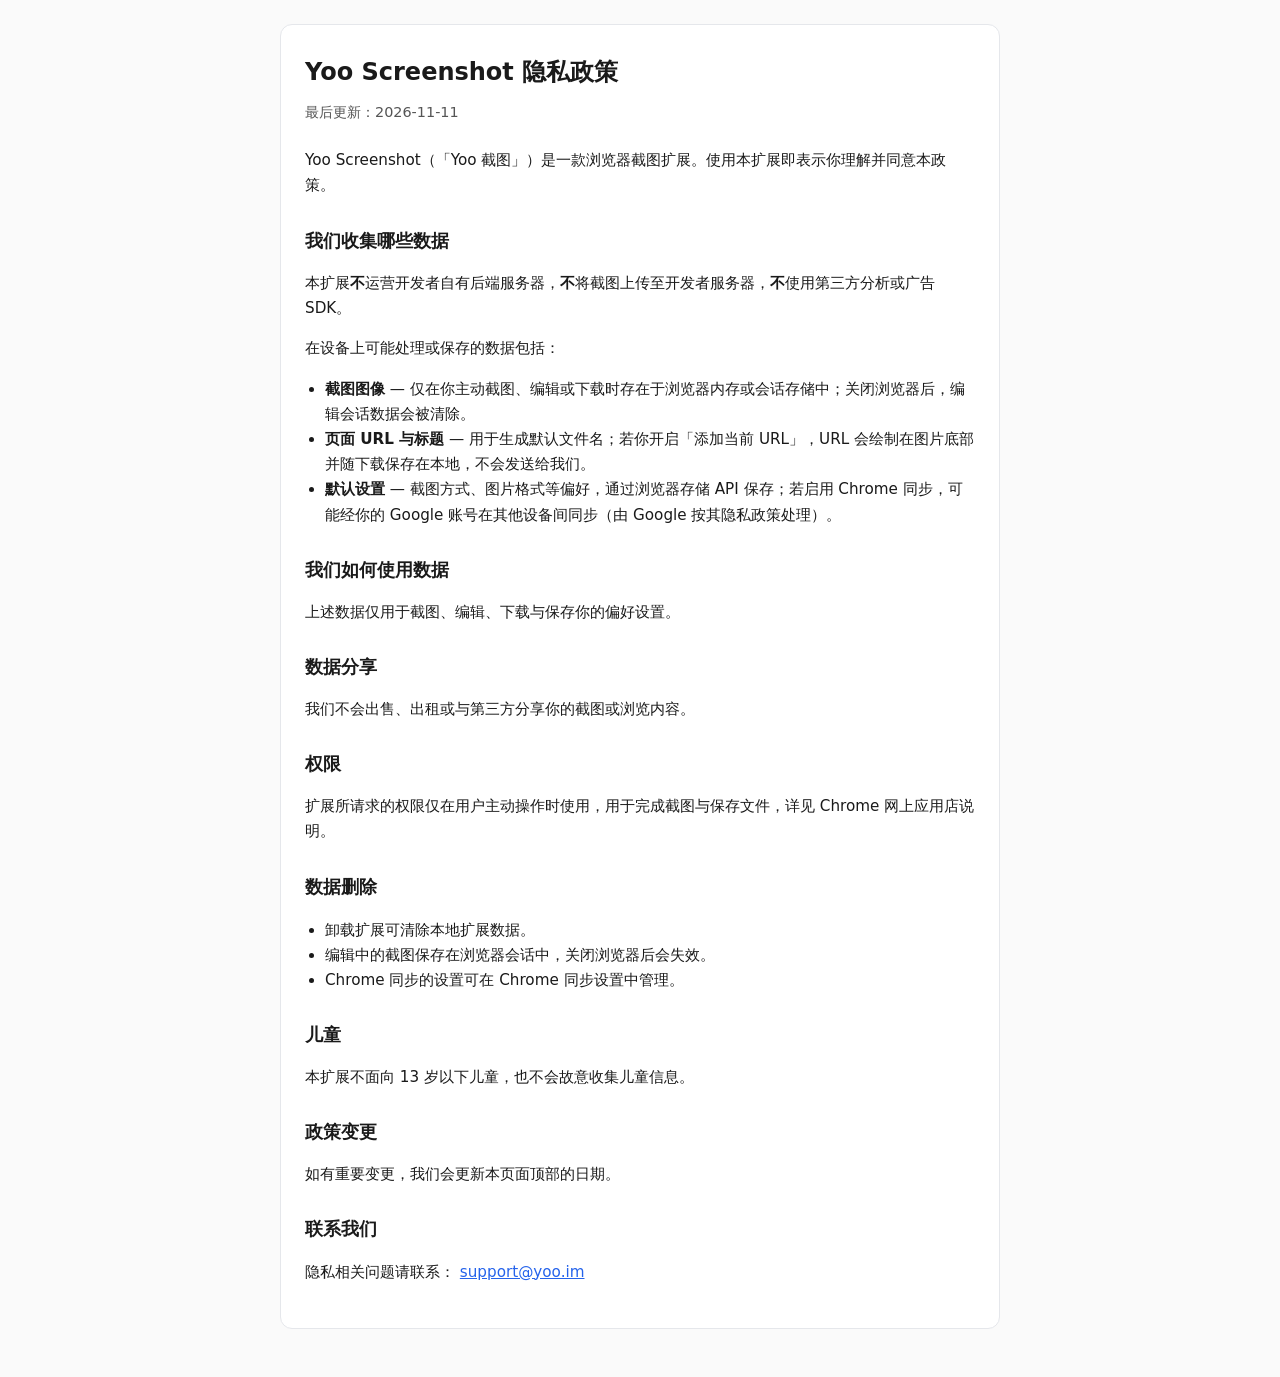
<file: site/privacy/index.html>
<!DOCTYPE html>
<html lang="zh-CN">
  <head>
    <meta charset="UTF-8" />
    <meta name="viewport" content="width=device-width, initial-scale=1" />
    <title>Yoo Screenshot 隐私政策</title>
    <meta name="description" content="Yoo Screenshot（Yoo 截图）Chrome 扩展隐私政策" />
    <style>
      :root {
        color-scheme: light dark;
        --text: #1a1a1a;
        --muted: #555;
        --bg: #fafafa;
        --card: #fff;
        --border: #e5e7eb;
      }
      @media (prefers-color-scheme: dark) {
        :root {
          --text: #f3f4f6;
          --muted: #9ca3af;
          --bg: #111827;
          --card: #1f2937;
          --border: #374151;
        }
      }
      * {
        box-sizing: border-box;
      }
      body {
        margin: 0;
        font-family: system-ui, -apple-system, 'Segoe UI', sans-serif;
        line-height: 1.65;
        color: var(--text);
        background: var(--bg);
        padding: 24px 16px 48px;
      }
      main {
        max-width: 720px;
        margin: 0 auto;
        padding: 28px 24px;
        background: var(--card);
        border: 1px solid var(--border);
        border-radius: 12px;
      }
      h1 {
        margin: 0 0 8px;
        font-size: 1.5rem;
      }
      .updated {
        margin: 0 0 24px;
        font-size: 0.9rem;
        color: var(--muted);
      }
      h2 {
        margin: 28px 0 12px;
        font-size: 1.1rem;
      }
      p,
      li {
        font-size: 0.95rem;
      }
      ul {
        padding-left: 1.25rem;
      }
      a {
        color: #2563eb;
      }
    </style>
  </head>
  <body>
    <main>
      <h1>Yoo Screenshot 隐私政策</h1>
      <p class="updated">最后更新：2026-11-11</p>

      <p>
        Yoo Screenshot（「Yoo 截图」）是一款浏览器截图扩展。使用本扩展即表示你理解并同意本政策。
      </p>

      <h2>我们收集哪些数据</h2>
      <p>
        本扩展<strong>不</strong>运营开发者自有后端服务器，<strong>不</strong>将截图上传至开发者服务器，<strong>不</strong>使用第三方分析或广告 SDK。
      </p>
      <p>在设备上可能处理或保存的数据包括：</p>
      <ul>
        <li>
          <strong>截图图像</strong> — 仅在你主动截图、编辑或下载时存在于浏览器内存或会话存储中；关闭浏览器后，编辑会话数据会被清除。
        </li>
        <li>
          <strong>页面 URL 与标题</strong> — 用于生成默认文件名；若你开启「添加当前 URL」，URL 会绘制在图片底部并随下载保存在本地，不会发送给我们。
        </li>
        <li>
          <strong>默认设置</strong> — 截图方式、图片格式等偏好，通过浏览器存储 API 保存；若启用 Chrome 同步，可能经你的 Google 账号在其他设备间同步（由 Google 按其隐私政策处理）。
        </li>
      </ul>

      <h2>我们如何使用数据</h2>
      <p>上述数据仅用于截图、编辑、下载与保存你的偏好设置。</p>

      <h2>数据分享</h2>
      <p>我们不会出售、出租或与第三方分享你的截图或浏览内容。</p>

      <h2>权限</h2>
      <p>扩展所请求的权限仅在用户主动操作时使用，用于完成截图与保存文件，详见 Chrome 网上应用店说明。</p>

      <h2>数据删除</h2>
      <ul>
        <li>卸载扩展可清除本地扩展数据。</li>
        <li>编辑中的截图保存在浏览器会话中，关闭浏览器后会失效。</li>
        <li>Chrome 同步的设置可在 Chrome 同步设置中管理。</li>
      </ul>

      <h2>儿童</h2>
      <p>本扩展不面向 13 岁以下儿童，也不会故意收集儿童信息。</p>

      <h2>政策变更</h2>
      <p>如有重要变更，我们会更新本页面顶部的日期。</p>

      <h2>联系我们</h2>
      <p>
        隐私相关问题请联系：
        <a href="mailto:support@yoo.im">support@yoo.im</a>
      </p>
    </main>
  </body>
</html>
</file>
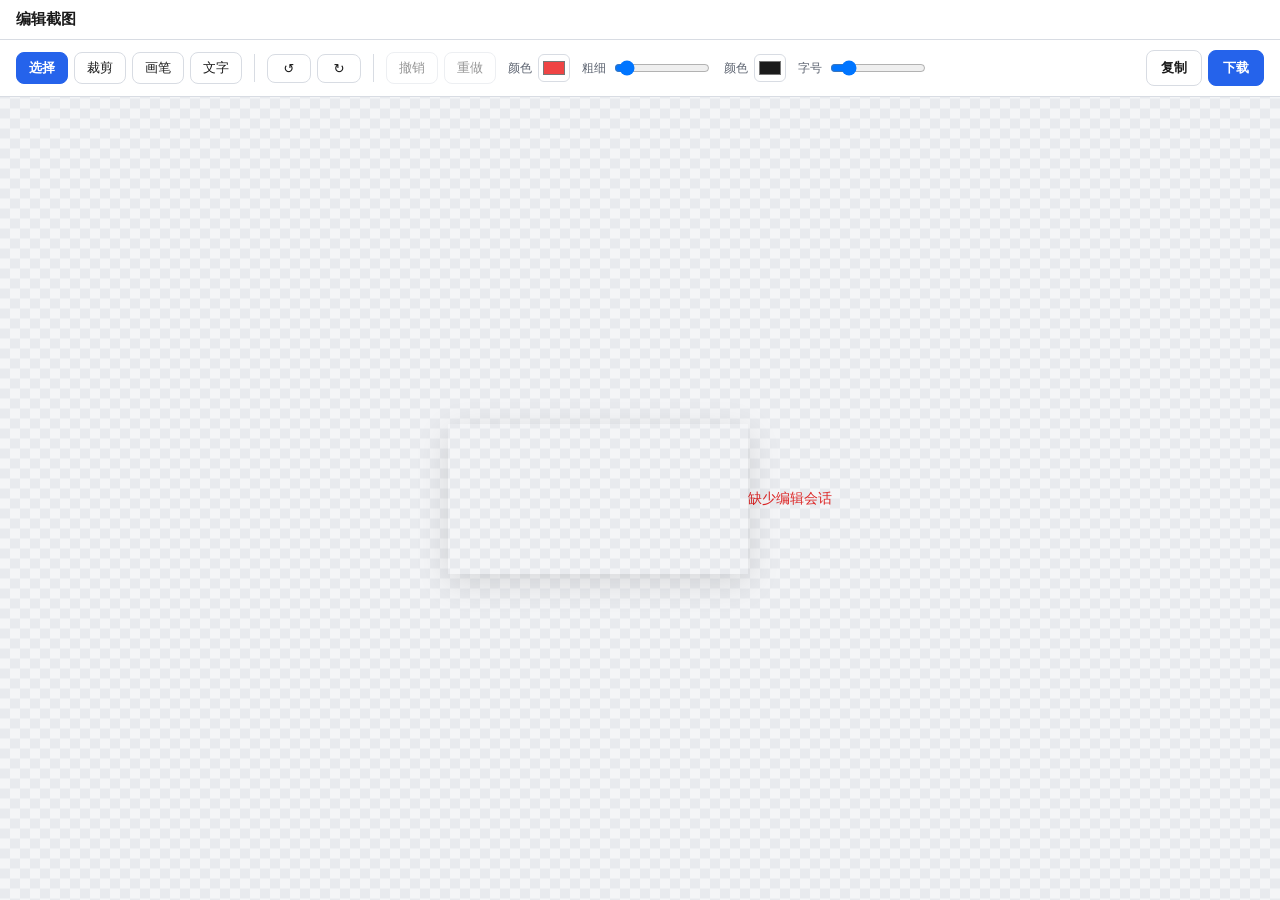
<file: editor.html>
<!DOCTYPE html>
<html lang="zh-CN">
  <head>
    <meta charset="UTF-8" />
    <meta name="viewport" content="width=device-width, initial-scale=1" />
    <title>Yoo 截图 · 编辑</title>
    <link rel="stylesheet" href="editor.css" />
  </head>
  <body>
    <header class="topbar">
      <a class="back" href="#" id="back-none" hidden></a>
      <h1 class="topbar-title">编辑截图</h1>
      <span class="topbar-meta" id="meta-label" hidden></span>
    </header>

    <div class="toolbar" role="toolbar" aria-label="编辑工具">
      <div class="tool-group" role="group" aria-label="绘图工具">
        <button type="button" class="tool is-active" data-tool="pointer" title="选择">选择</button>
        <button type="button" class="tool" data-tool="crop" title="裁剪">裁剪</button>
        <button type="button" class="tool" data-tool="brush" title="画笔">画笔</button>
        <button type="button" class="tool" data-tool="text" title="文字">文字</button>
      </div>

      <p class="toolbar-sep" aria-hidden="true"></p>

      <div class="tool-group">
        <button type="button" class="tool icon-tool" id="rotate-ccw" title="逆时针旋转 90°">↺</button>
        <button type="button" class="tool icon-tool" id="rotate-cw" title="顺时针旋转 90°">↻</button>
      </div>

      <p class="toolbar-sep" aria-hidden="true"></p>

      <div class="tool-group">
        <button type="button" class="tool icon-tool" id="undo" title="撤销 (⌘Z)" disabled>撤销</button>
        <button type="button" class="tool icon-tool" id="redo" title="重做 (⇧⌘Z)" disabled>重做</button>
      </div>

      <div class="tool-options" id="brush-options" hidden>
        <label class="opt">
          <span>颜色</span>
          <input type="color" id="brush-color" value="#ef4444" />
        </label>
        <label class="opt">
          <span>粗细</span>
          <input type="range" id="brush-size" min="1" max="48" value="4" />
        </label>
      </div>

      <div class="tool-options" id="text-options" hidden>
        <label class="opt">
          <span>颜色</span>
          <input type="color" id="text-color" value="#1a1a1a" />
        </label>
        <label class="opt">
          <span>字号</span>
          <input type="range" id="text-size" min="12" max="96" value="24" />
        </label>
      </div>

      <div class="toolbar-spacer"></div>

      <div class="tool-group actions">
        <button type="button" class="btn secondary" id="cancel-crop" hidden>取消裁剪</button>
        <button type="button" class="btn secondary" id="apply-crop" hidden>应用裁剪</button>
        <button type="button" class="btn secondary" id="copy-btn">复制</button>
        <button type="button" class="btn primary" id="download-btn">下载</button>
      </div>
    </div>

    <main class="stage" id="stage">
      <div class="canvas-wrap" id="canvas-wrap" hidden>
        <canvas id="canvas"></canvas>
        <div class="crop-layer" id="crop-layer" hidden>
          <div class="crop-shade crop-shade--top" id="crop-top"></div>
          <div class="crop-shade crop-shade--left" id="crop-left"></div>
          <div class="crop-shade crop-shade--right" id="crop-right"></div>
          <div class="crop-shade crop-shade--bottom" id="crop-bottom"></div>
          <div class="crop-box" id="crop-box">
            <span class="crop-handle nw"></span>
            <span class="crop-handle ne"></span>
            <span class="crop-handle sw"></span>
            <span class="crop-handle se"></span>
          </div>
        </div>
      </div>
      <p class="loading" id="loading">正在加载截图…</p>
      <p class="error" id="load-error" hidden></p>
    </main>

    <div class="text-popover" id="text-popover" hidden>
      <input type="text" id="text-input" placeholder="输入文字，Enter 确认" maxlength="500" />
      <button type="button" class="btn secondary sm" id="text-cancel">取消</button>
      <button type="button" class="btn primary sm" id="text-confirm">确定</button>
    </div>

    <script src="editor.js"></script>
  </body>
</html>
</file>
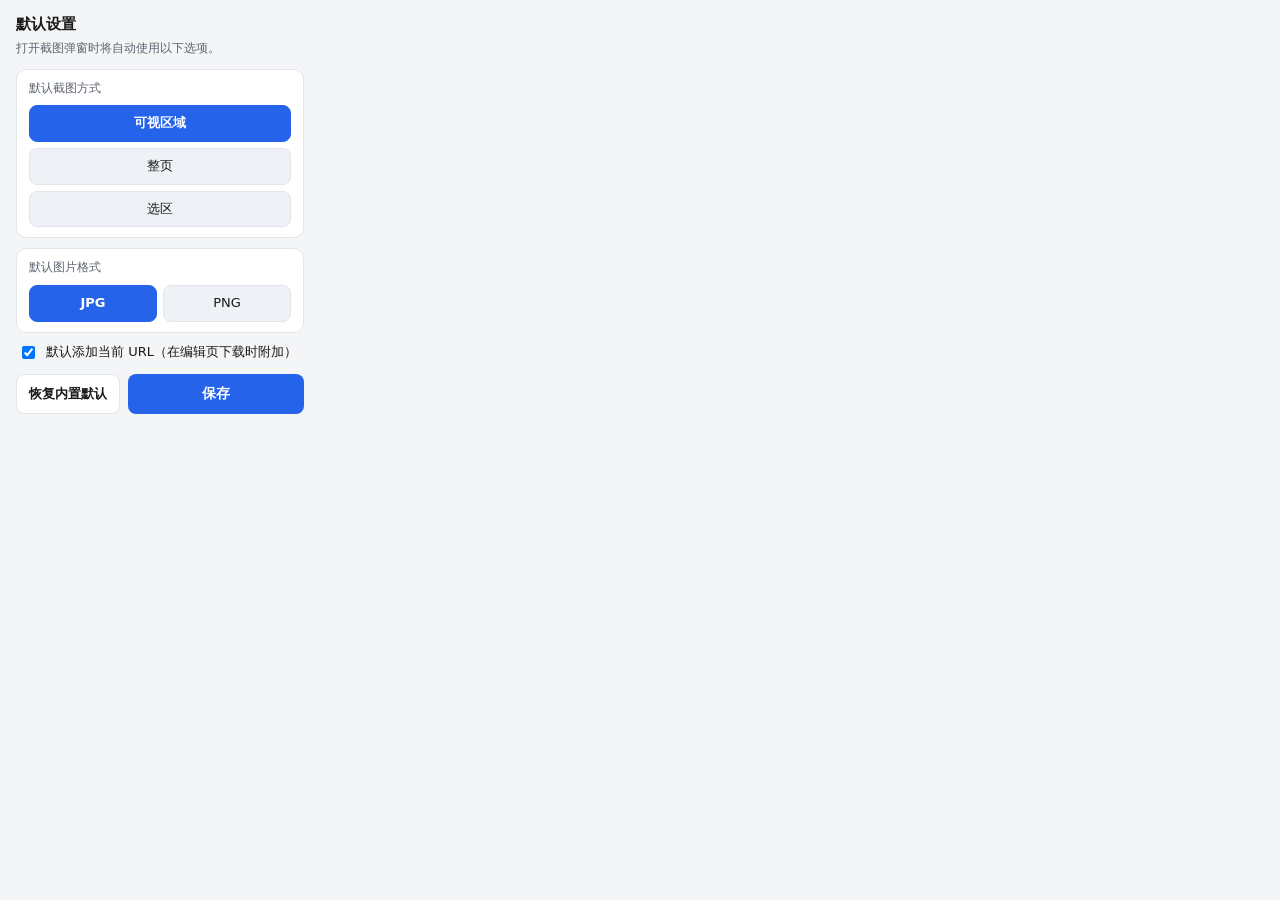
<file: options.html>
<!DOCTYPE html>
<html lang="zh-CN">
  <head>
    <meta charset="UTF-8" />
    <meta name="viewport" content="width=device-width, initial-scale=1" />
    <title>Yoo 截图 · 默认设置</title>
    <link rel="stylesheet" href="popup.css" />
    <link rel="stylesheet" href="options.css" />
  </head>
  <body class="options-body">
    <header class="header">
      <h1 class="title">默认设置</h1>
      <p class="options-lead">打开截图弹窗时将自动使用以下选项。</p>
    </header>

    <section class="panel">
      <p class="panel-label">默认截图方式</p>
      <div class="choice-group" id="mode-group" role="group" aria-label="默认截图方式">
        <button type="button" class="choice is-active" data-mode="visible">可视区域</button>
        <button type="button" class="choice" data-mode="fullpage">整页</button>
        <button type="button" class="choice" data-mode="selection">选区</button>
      </div>
    </section>

    <section class="panel">
      <p class="panel-label">默认图片格式</p>
      <div class="choice-group compact" id="format-group" role="group" aria-label="默认图片格式">
        <button type="button" class="choice is-active" data-format="jpg">JPG</button>
        <button type="button" class="choice" data-format="png">PNG</button>
      </div>
    </section>

    <label class="toggle-row">
      <input type="checkbox" id="add-url" checked />
      <span>默认添加当前 URL（在编辑页下载时附加）</span>
    </label>

    <p id="status" class="status" hidden></p>

    <div class="options-actions">
      <button type="button" id="reset" class="btn secondary">恢复内置默认</button>
      <button type="button" id="save" class="primary">保存</button>
    </div>

    <script src="defaults.js"></script>
    <script src="options.js"></script>
  </body>
</html>
</file>
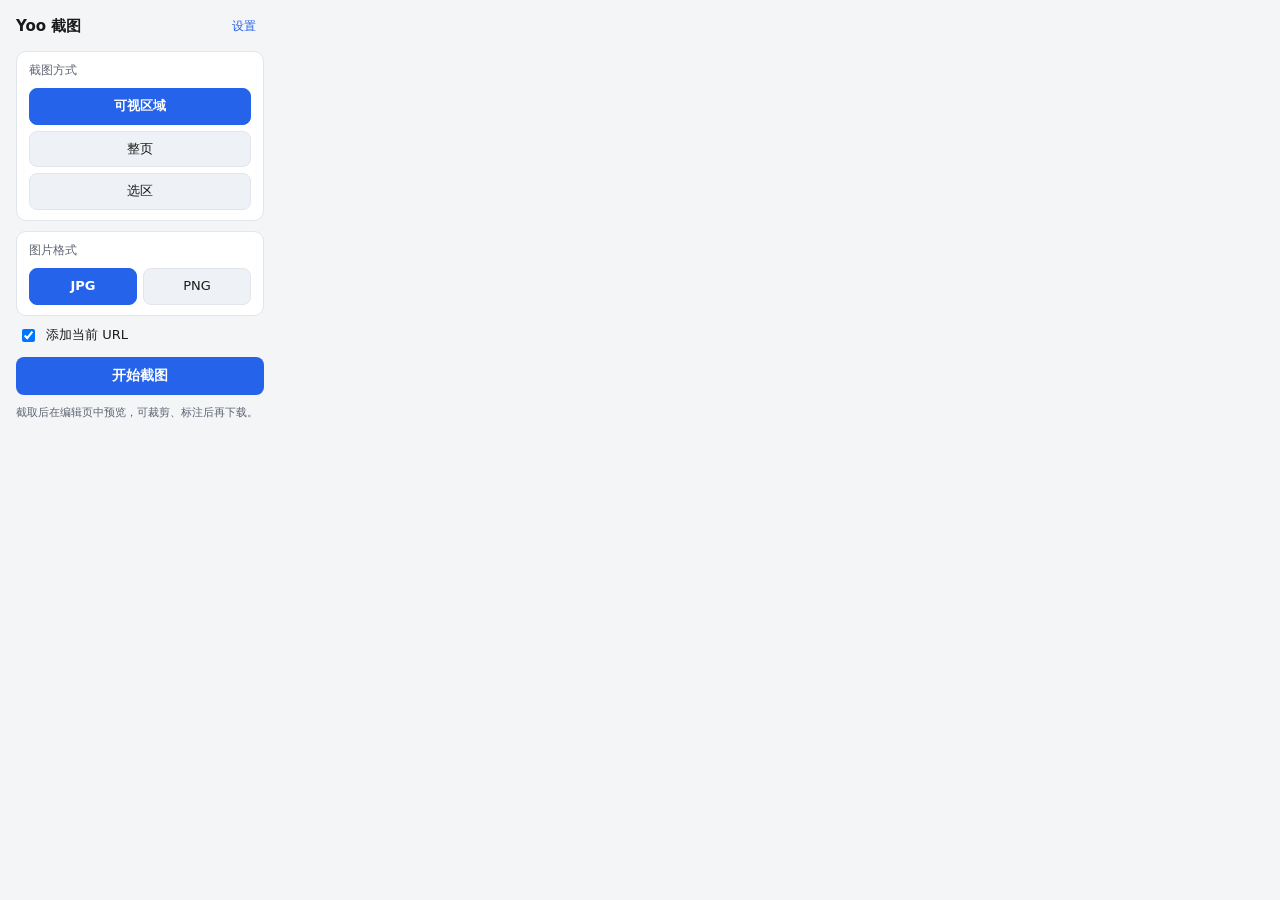
<file: popup.html>
<!DOCTYPE html>
<html lang="zh-CN">
  <head>
    <meta charset="UTF-8" />
    <meta name="viewport" content="width=device-width, initial-scale=1" />
    <title>Yoo Screenshot</title>
    <link rel="stylesheet" href="popup.css" />
  </head>
  <body>
    <header class="header header-row">
      <h1 class="title">Yoo 截图</h1>
      <button type="button" id="open-settings" class="settings-link" title="默认设置">
        设置
      </button>
    </header>

    <section class="panel">
      <p class="panel-label">截图方式</p>
      <div class="choice-group" id="mode-group" role="group" aria-label="截图方式">
        <button type="button" class="choice is-active" data-mode="visible">可视区域</button>
        <button type="button" class="choice" data-mode="fullpage">整页</button>
        <button type="button" class="choice" data-mode="selection">选区</button>
      </div>
    </section>

    <section class="panel">
      <p class="panel-label">图片格式</p>
      <div class="choice-group compact" id="format-group" role="group" aria-label="图片格式">
        <button type="button" class="choice is-active" data-format="jpg">JPG</button>
        <button type="button" class="choice" data-format="png">PNG</button>
      </div>
    </section>

    <label class="toggle-row">
      <input type="checkbox" id="add-url" checked />
      <span>添加当前 URL</span>
    </label>

    <p id="status" class="status" hidden></p>

    <button type="button" id="capture" class="primary">开始截图</button>

    <p class="hint" id="hint"></p>

    <script src="defaults.js"></script>
    <script src="popup.js"></script>
  </body>
</html>
</file>
<file: editor.css>
:root {
  color-scheme: light dark;
  --bg: #eef0f4;
  --surface: #ffffff;
  --text: #1a1a1a;
  --muted: #5c6370;
  --accent: #2563eb;
  --accent-hover: #1d4ed8;
  --border: #d8dce3;
  --topbar: #ffffff;
  --checker-a: #e8eaee;
  --checker-b: #f4f5f7;
}

@media (prefers-color-scheme: dark) {
  :root {
    --bg: #14151a;
    --surface: #22232a;
    --text: #f0f1f3;
    --muted: #a0a6b0;
    --border: #3d4048;
    --topbar: #1e1f24;
    --checker-a: #1a1b20;
    --checker-b: #25262d;
  }
}

* {
  box-sizing: border-box;
}

html,
body {
  margin: 0;
  height: 100%;
}

body {
  display: flex;
  flex-direction: column;
  font-family: system-ui, -apple-system, 'Segoe UI', sans-serif;
  font-size: 14px;
  color: var(--text);
  background: var(--bg);
}

.topbar {
  display: flex;
  align-items: center;
  gap: 12px;
  padding: 10px 16px;
  background: var(--topbar);
  border-bottom: 1px solid var(--border);
  flex-shrink: 0;
}

.topbar-title {
  margin: 0;
  font-size: 15px;
  font-weight: 600;
}

.topbar-meta {
  margin-left: auto;
  font-size: 12px;
  color: var(--muted);
  max-width: min(50vw, 420px);
  overflow: hidden;
  text-overflow: ellipsis;
  white-space: nowrap;
}

.toolbar {
  display: flex;
  flex-wrap: wrap;
  align-items: center;
  gap: 8px 12px;
  padding: 10px 16px;
  background: var(--surface);
  border-bottom: 1px solid var(--border);
  flex-shrink: 0;
}

.toolbar-sep {
  width: 1px;
  height: 28px;
  margin: 0;
  background: var(--border);
}

.toolbar-spacer {
  flex: 1;
  min-width: 8px;
}

.tool-group {
  display: flex;
  align-items: center;
  gap: 6px;
}

.tool {
  padding: 6px 12px;
  border: 1px solid var(--border);
  border-radius: 8px;
  background: transparent;
  color: var(--text);
  font: inherit;
  font-size: 13px;
  cursor: pointer;
  transition: border-color 0.15s, background 0.15s, color 0.15s;
}

.tool:hover {
  border-color: var(--accent);
}

.tool.is-active {
  border-color: var(--accent);
  background: var(--accent);
  color: #fff;
  font-weight: 600;
}

.tool:disabled {
  opacity: 0.45;
  cursor: not-allowed;
}

.tool.icon-tool {
  min-width: 44px;
}

.tool-options {
  display: flex;
  align-items: center;
  gap: 12px;
  flex-wrap: wrap;
}

.opt {
  display: flex;
  align-items: center;
  gap: 6px;
  font-size: 12px;
  color: var(--muted);
}

.opt input[type='color'] {
  width: 32px;
  height: 28px;
  padding: 2px;
  border: 1px solid var(--border);
  border-radius: 6px;
  cursor: pointer;
  background: var(--surface);
}

.opt input[type='range'] {
  width: 96px;
}

.btn {
  padding: 8px 14px;
  border-radius: 8px;
  border: 1px solid var(--border);
  font: inherit;
  font-size: 13px;
  font-weight: 600;
  cursor: pointer;
}

.btn.sm {
  padding: 6px 10px;
  font-size: 12px;
}

.btn.secondary {
  background: transparent;
  color: var(--text);
}

.btn.secondary:hover:not(:disabled) {
  border-color: var(--accent);
}

.btn.primary {
  border-color: var(--accent);
  background: var(--accent);
  color: #fff;
}

.btn.primary:hover:not(:disabled) {
  background: var(--accent-hover);
  border-color: var(--accent-hover);
}

.btn:disabled {
  opacity: 0.5;
  cursor: not-allowed;
}

.stage {
  position: relative;
  flex: 1;
  overflow: auto;
  display: flex;
  align-items: center;
  justify-content: center;
  padding: 24px;
  background:
    repeating-conic-gradient(var(--checker-a) 0% 25%, var(--checker-b) 0% 50%) 50% / 20px 20px;
}

.loading,
.error {
  margin: 0;
  font-size: 14px;
  color: var(--muted);
}

.error {
  color: #dc2626;
}

.canvas-wrap {
  position: relative;
  display: inline-block;
  max-width: 100%;
  line-height: 0;
  box-shadow: 0 8px 32px rgba(0, 0, 0, 0.12);
}

#canvas {
  display: block;
  max-width: min(100%, calc(100vw - 48px));
  max-height: calc(100vh - 160px);
  width: auto;
  height: auto;
  cursor: crosshair;
}

.canvas-wrap.tool-pointer #canvas {
  cursor: default;
}

.canvas-wrap.tool-text #canvas {
  cursor: text;
}

.crop-layer {
  position: absolute;
  inset: 0;
  pointer-events: none;
}

.crop-layer.is-active {
  pointer-events: auto;
}

.crop-shade {
  position: absolute;
  background: rgba(0, 0, 0, 0.45);
  pointer-events: none;
}

.crop-box {
  position: absolute;
  border: 2px solid #fff;
  box-shadow: 0 0 0 1px rgba(0, 0, 0, 0.35);
  cursor: move;
  pointer-events: auto;
  min-width: 8px;
  min-height: 8px;
}

.crop-handle {
  position: absolute;
  width: 10px;
  height: 10px;
  background: #fff;
  border: 1px solid rgba(0, 0, 0, 0.35);
  border-radius: 2px;
}

.crop-handle.nw {
  top: -6px;
  left: -6px;
  cursor: nwse-resize;
}

.crop-handle.ne {
  top: -6px;
  right: -6px;
  cursor: nesw-resize;
}

.crop-handle.sw {
  bottom: -6px;
  left: -6px;
  cursor: nesw-resize;
}

.crop-handle.se {
  bottom: -6px;
  right: -6px;
  cursor: nwse-resize;
}

.text-popover {
  position: fixed;
  z-index: 20;
  display: flex;
  flex-wrap: wrap;
  gap: 8px;
  align-items: center;
  padding: 10px 12px;
  background: var(--surface);
  border: 1px solid var(--border);
  border-radius: 10px;
  box-shadow: 0 12px 40px rgba(0, 0, 0, 0.18);
  max-width: min(360px, calc(100vw - 24px));
}

.text-popover input {
  flex: 1 1 160px;
  min-width: 120px;
  padding: 8px 10px;
  border: 1px solid var(--border);
  border-radius: 8px;
  font: inherit;
  background: var(--bg);
  color: var(--text);
}

.text-popover[hidden] {
  display: none !important;
}
</file>
<file: popup.css>
:root {
  color-scheme: light dark;
  --bg: #f4f5f7;
  --card: #ffffff;
  --text: #1a1a1a;
  --muted: #5c6370;
  --accent: #2563eb;
  --accent-hover: #1d4ed8;
  --border: #e2e5ea;
  --choice-bg: #eef1f6;
}

@media (prefers-color-scheme: dark) {
  :root {
    --bg: #1e1f24;
    --card: #2a2b31;
    --text: #f0f1f3;
    --muted: #a0a6b0;
    --border: #3d4048;
    --choice-bg: #363840;
  }
}

* {
  box-sizing: border-box;
}

body {
  margin: 0;
  width: 280px;
  padding: 14px 16px 16px;
  font-family: system-ui, -apple-system, 'Segoe UI', sans-serif;
  font-size: 13px;
  line-height: 1.45;
  background: var(--bg);
  color: var(--text);
}

.header {
  margin-bottom: 12px;
}

.header-row {
  display: flex;
  align-items: center;
  justify-content: space-between;
  gap: 8px;
}

.title {
  margin: 0;
  font-size: 15px;
  font-weight: 600;
}

.settings-link {
  flex-shrink: 0;
  padding: 4px 8px;
  border: none;
  border-radius: 6px;
  font: inherit;
  font-size: 12px;
  color: var(--accent);
  background: transparent;
  cursor: pointer;
}

.settings-link:hover {
  background: var(--choice-bg);
}

.panel {
  margin: 0 0 10px;
  padding: 10px 12px;
  border: 1px solid var(--border);
  border-radius: 10px;
  background: var(--card);
}

.panel-label {
  margin: 0 0 8px;
  font-size: 12px;
  color: var(--muted);
}

.choice-group {
  display: flex;
  flex-direction: column;
  gap: 6px;
}

.choice-group.compact {
  flex-direction: row;
}

.choice-group.compact .choice {
  flex: 1;
}

.choice {
  width: 100%;
  padding: 8px 10px;
  border: 1px solid var(--border);
  border-radius: 8px;
  background: var(--choice-bg);
  color: var(--text);
  font: inherit;
  font-size: 13px;
  text-align: center;
  cursor: pointer;
  transition: background 0.15s, border-color 0.15s, color 0.15s;
}

.choice:hover {
  border-color: var(--accent);
}

.choice.is-active {
  border-color: var(--accent);
  background: var(--accent);
  color: #fff;
  font-weight: 600;
}

.toggle-row {
  display: flex;
  align-items: center;
  gap: 8px;
  margin: 0 0 12px;
  padding: 0 2px;
  cursor: pointer;
}

.primary {
  width: 100%;
  padding: 10px 12px;
  border: none;
  border-radius: 8px;
  font-size: 14px;
  font-weight: 600;
  color: #fff;
  background: var(--accent);
  cursor: pointer;
}

.primary:hover:not(:disabled) {
  background: var(--accent-hover);
}

.primary:disabled {
  opacity: 0.55;
  cursor: not-allowed;
}

.status {
  margin: 0 0 8px;
  font-size: 12px;
  color: var(--muted);
}

.status.error {
  color: #dc2626;
}

.hint {
  margin: 10px 0 0;
  font-size: 11px;
  color: var(--muted);
  min-height: 2.6em;
}
</file>
<file: options.css>
.options-body {
  width: 320px;
}

.options-lead {
  margin: 4px 0 0;
  font-size: 12px;
  color: var(--muted);
  line-height: 1.4;
}

.options-actions {
  display: flex;
  gap: 8px;
  align-items: stretch;
}

.options-actions .primary {
  flex: 1;
}

.btn.secondary {
  padding: 10px 12px;
  border: 1px solid var(--border);
  border-radius: 8px;
  font-size: 13px;
  font-weight: 600;
  color: var(--text);
  background: var(--card);
  cursor: pointer;
  white-space: nowrap;
}

.btn.secondary:hover {
  border-color: var(--accent);
}
</file>
